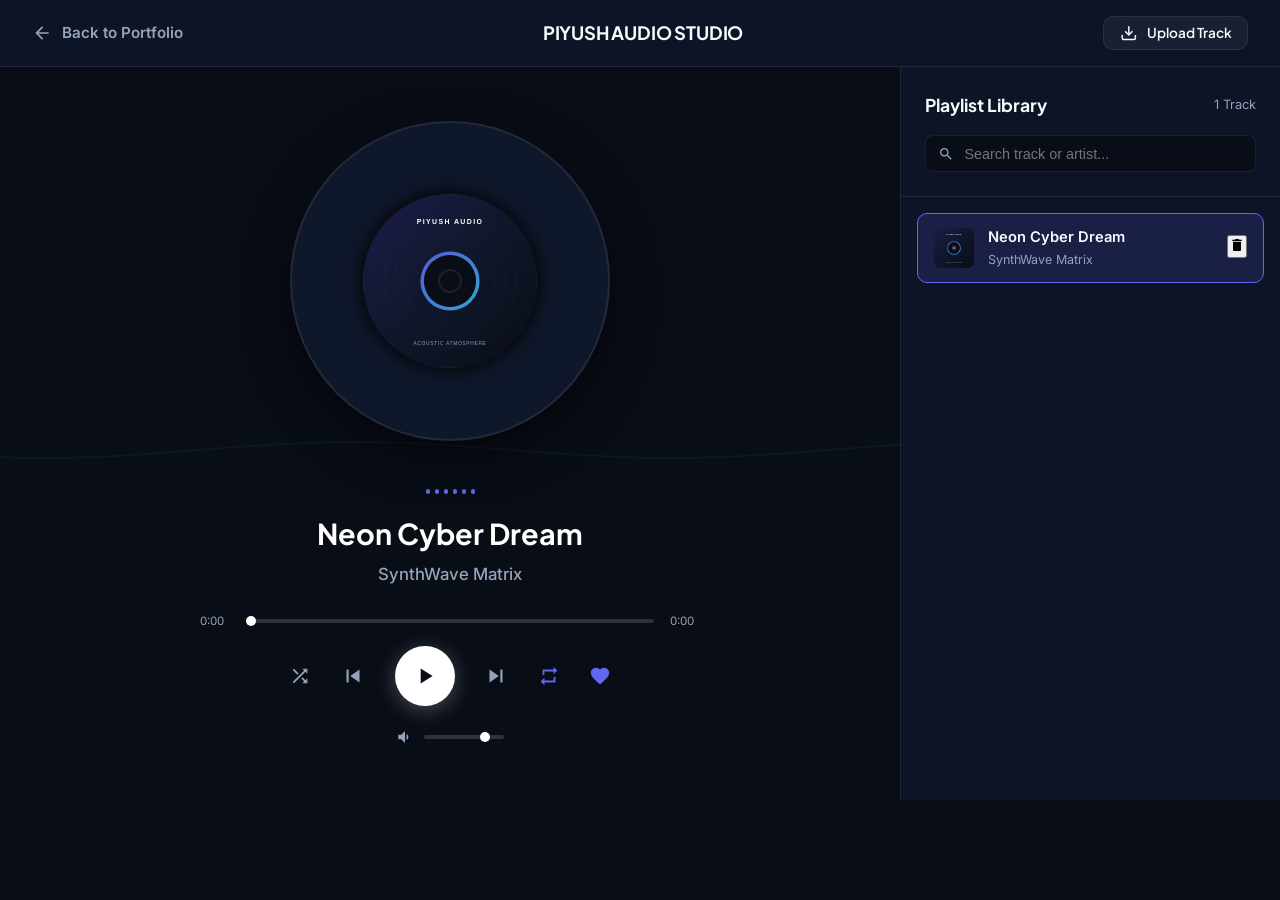
<file: music.html>
<!DOCTYPE html>
<html lang="en">
<head>
  <meta charset="UTF-8">
  <meta name="viewport" content="width=device-width, initial-scale=1.0, maximum-scale=5.0">
  <title>PIYUSH | Audio Studio</title>
  <link rel="preconnect" href="https://fonts.googleapis.com">
  <link rel="preconnect" href="https://fonts.gstatic.com" crossorigin>
  <link href="https://fonts.googleapis.com/css2?family=Plus+Jakarta+Sans:wght@500;600;700;800&family=Inter:wght@400;500;600;700&display=swap" rel="stylesheet">
  <link rel="stylesheet" href="style.css">
  <link rel="stylesheet" href="music.css">
</head>
<body class="music-app-body">

  <!-- Background Visualizer Canvas -->
  <canvas id="visualizer-canvas"></canvas>

  <!-- Top Navigation Bar -->
  <header class="music-navbar">
    <a href="index.html" class="music-back-link">
      <svg width="20" height="20" viewBox="0 0 24 24" fill="currentColor">
        <path d="M20 11H7.83l5.59-5.59L12 4l-8 8 8 8 1.41-1.41L7.83 13H20v-2z"/>
      </svg>
      <span>Back to Portfolio</span>
    </a>
    <div class="music-header-title">PIYUSH AUDIO STUDIO</div>
    <button class="btn btn-sm btn-secondary" id="open-upload-modal-btn">
      <svg class="btn-icon" viewBox="0 0 24 24" fill="none" stroke="currentColor" stroke-width="2">
        <path d="M21 15v4a2 2 0 0 1-2 2H5a2 2 0 0 1-2-2v-4"/><polyline points="7 10 12 15 17 10"/><line x1="12" y1="15" x2="12" y2="3"/>
      </svg>
      <span>Upload Track</span>
    </button>
  </header>

  <!-- Main Stage: Center Showcase & Playlist Drawer -->
  <main class="music-main-stage">
    
    <!-- Player Showcase -->
    <section class="music-showcase">
      <!-- Vinyl Disc Artwork -->
      <div class="album-visual-container">
        <div class="vinyl-disc" id="vinyl-disc">
          <img src="assets/images/default-album.svg" alt="Album Cover" class="vinyl-art-img" id="full-cover">
          <div class="vinyl-center-hole"></div>
        </div>
      </div>

      <!-- Live Equalizer Bars -->
      <div class="live-equalizer-bars">
        <div class="eq-bar active"></div>
        <div class="eq-bar active"></div>
        <div class="eq-bar active"></div>
        <div class="eq-bar active"></div>
        <div class="eq-bar active"></div>
        <div class="eq-bar active"></div>
      </div>

      <!-- Track Information -->
      <div class="track-showcase-meta">
        <h1 class="track-showcase-title" id="full-title">Neon Cyber Dream</h1>
        <div class="track-showcase-artist" id="full-artist">SynthWave Matrix</div>
      </div>

      <!-- Controls Panel -->
      <div class="music-controls-panel">
        <!-- Scrubber -->
        <div class="scrub-progress-wrap">
          <span class="time-label" id="full-curr-time">0:00</span>
          <input type="range" class="scrub-slider" id="full-scrub" min="0" max="100" value="0">
          <span class="time-label" id="full-total-time">0:00</span>
        </div>

        <!-- Buttons Bar -->
        <div class="playback-buttons-bar">
          <button class="music-tool-btn" id="full-shuffle-btn" title="Shuffle">
            <svg width="22" height="22" viewBox="0 0 24 24" fill="currentColor">
              <path d="M10.59 9.17L5.41 4 4 5.41l5.17 5.17 1.42-1.41zM14.5 4l2.04 2.04L4 18.59 5.41 20 17.96 7.46 20 9.5V4h-5.5zm.33 9.41l-1.41 1.41 3.13 3.13L14.5 20H20v-5.5l-2.04 2.04-3.13-3.13z"/>
            </svg>
          </button>

          <button class="music-tool-btn" id="full-prev-btn" title="Previous Track">
            <svg width="26" height="26" viewBox="0 0 24 24" fill="currentColor">
              <path d="M6 6h2v12H6zm3.5 6l8.5 6V6z"/>
            </svg>
          </button>

          <button class="play-toggle-btn" id="full-play-btn" title="Play / Pause">
            <svg id="full-play-icon" width="26" height="26" viewBox="0 0 24 24" fill="currentColor">
              <path d="M8 5v14l11-7z"/>
            </svg>
          </button>

          <button class="music-tool-btn" id="full-next-btn" title="Next Track">
            <svg width="26" height="26" viewBox="0 0 24 24" fill="currentColor">
              <path d="M6 18l8.5-6L6 6v12zM16 6v12h2V6h-2z"/>
            </svg>
          </button>

          <button class="music-tool-btn" id="full-repeat-btn" title="Repeat Mode">
            <svg width="22" height="22" viewBox="0 0 24 24" fill="currentColor">
              <path d="M7 7h10v3l4-4-4-4v3H5v6h2V7zm10 10H7v-3l-4 4 4 4v-3h12v-6h-2v4z"/>
            </svg>
          </button>

          <button class="music-tool-btn" id="full-fav-btn" title="Favorite">
            <svg width="22" height="22" viewBox="0 0 24 24" fill="currentColor">
              <path d="M12 21.35l-1.45-1.32C5.4 15.36 2 12.28 2 8.5 2 5.42 4.42 3 7.5 3c1.74 0 3.41.81 4.5 2.09C13.09 3.81 14.76 3 16.5 3 19.58 3 22 5.42 22 8.5c0 3.78-3.4 6.86-8.55 11.54L12 21.35z"/>
            </svg>
          </button>
        </div>

        <!-- Volume Bar -->
        <div style="display: flex; align-items: center; justify-content: center; gap: 10px; margin-top: 6px;">
          <svg width="18" height="18" viewBox="0 0 24 24" fill="var(--text-muted)">
            <path d="M3 9v6h4l5 5V4L7 9H3zm13.5 3c0-1.77-1.02-3.29-2.5-4.03v8.05c1.48-.73 2.5-2.25 2.5-4.02z"/>
          </svg>
          <input type="range" class="volume-slider" id="full-volume" min="0" max="1" step="0.01" value="0.8">
        </div>
      </div>
    </section>

    <!-- Playlist Drawer -->
    <aside class="playlist-drawer">
      <div class="playlist-drawer-header">
        <div class="playlist-header-top">
          <div class="playlist-title">Playlist Library</div>
          <span style="font-size:0.8rem; color:var(--text-muted);">1 Track</span>
        </div>
        <div class="playlist-search-box">
          <svg class="search-icon-pos" width="16" height="16" viewBox="0 0 24 24" fill="currentColor">
            <path d="M15.5 14h-.79l-.28-.27C15.41 12.59 16 11.11 16 9.5 16 5.91 13.09 3 9.5 3S3 5.91 3 9.5 5.91 16 9.5 16c1.61 0 3.09-.59 4.23-1.57l.27.28v.79l5 4.99L20.49 19l-4.99-5zm-6 0C7.01 14 5 11.99 5 9.5S7.01 5 9.5 5 14 7.01 14 9.5 11.99 14 9.5 14z"/>
          </svg>
          <input type="text" id="playlist-search-input" placeholder="Search track or artist...">
        </div>
      </div>

      <!-- Tracks List -->
      <div class="playlist-items-container" id="playlist-items-list">
        <!-- Rendered dynamically by music.js -->
      </div>
    </aside>

  </main>

  <!-- Add Audio Track Modal -->
  <div class="lightbox-modal" id="upload-track-modal" style="background: rgba(9, 13, 22, 0.9);">
    <div style="background: var(--bg-card); border: 1px solid var(--border-subtle); border-radius: 16px; padding: 2rem; max-width: 480px; width: 100%;">
      <div style="display:flex; justify-content:space-between; align-items:center; margin-bottom:1.5rem;">
        <h3 style="font-size:1.2rem; font-weight:700;">Upload Audio Track</h3>
        <button id="close-upload-modal" style="background:none; border:none; color:#fff; font-size:1.5rem; cursor:pointer;">&times;</button>
      </div>
      <form id="add-track-form">
        <div style="margin-bottom:1rem;">
          <label style="display:block; font-size:0.85rem; color:var(--text-muted); margin-bottom:0.4rem;">Audio File (MP3 / WAV)</label>
          <input type="file" id="track-audio-file" accept="audio/*" style="width:100%; padding:0.6rem; background:rgba(255,255,255,0.05); border:1px solid var(--border-subtle); border-radius:8px; color:#fff;" required>
        </div>
        <div style="margin-bottom:1rem;">
          <label style="display:block; font-size:0.85rem; color:var(--text-muted); margin-bottom:0.4rem;">Track Title</label>
          <input type="text" id="track-title-input" style="width:100%; padding:0.6rem 0.8rem; background:rgba(255,255,255,0.05); border:1px solid var(--border-subtle); border-radius:8px; color:#fff;" required>
        </div>
        <div style="margin-bottom:1.5rem;">
          <label style="display:block; font-size:0.85rem; color:var(--text-muted); margin-bottom:0.4rem;">Artist Name</label>
          <input type="text" id="track-artist-input" style="width:100%; padding:0.6rem 0.8rem; background:rgba(255,255,255,0.05); border:1px solid var(--border-subtle); border-radius:8px; color:#fff;" placeholder="PIYUSH">
        </div>
        <div style="display:flex; justify-content:flex-end; gap:0.8rem;">
          <button type="button" class="btn btn-sm btn-secondary" id="cancel-upload-btn">Cancel</button>
          <button type="submit" class="btn btn-sm btn-primary">Add Track</button>
        </div>
      </form>
    </div>
  </div>

  <!-- Scripts -->
  <script src="db.js"></script>
  <script src="music.js"></script>
  <script>
    document.addEventListener('DOMContentLoaded', () => {
      const canvas = document.getElementById('visualizer-canvas');
      window.cyberMusic.startVisualizer(canvas);
      window.cyberMusic.updateAllUI();

      document.getElementById('full-play-btn').addEventListener('click', () => {
        window.cyberMusic.toggle();
      });
      document.getElementById('full-prev-btn').addEventListener('click', () => {
        window.cyberMusic.prev();
      });
      document.getElementById('full-next-btn').addEventListener('click', () => {
        window.cyberMusic.next();
      });
      document.getElementById('full-shuffle-btn').addEventListener('click', () => {
        window.cyberMusic.toggleShuffle();
      });
      document.getElementById('full-repeat-btn').addEventListener('click', () => {
        window.cyberMusic.toggleRepeat();
      });
      document.getElementById('full-fav-btn').addEventListener('click', () => {
        const cur = window.cyberMusic.getCurrentTrack();
        if (cur) window.cyberMusic.toggleFavorite(cur.id);
      });

      const scrubber = document.getElementById('full-scrub');
      scrubber.addEventListener('input', (e) => {
        const dur = window.cyberMusic.audio.duration;
        if (dur) {
          const seekTo = (e.target.value / 100) * dur;
          window.cyberMusic.seek(seekTo);
        }
      });

      const volSlider = document.getElementById('full-volume');
      volSlider.value = window.cyberMusic.volume;
      volSlider.addEventListener('input', (e) => {
        window.cyberMusic.setVolume(parseFloat(e.target.value));
      });

      const searchInput = document.getElementById('playlist-search-input');
      searchInput.addEventListener('input', (e) => {
        window.cyberMusic.renderPlaylistDrawer(e.target.value);
      });

      const uploadModal = document.getElementById('upload-track-modal');
      const openModalBtn = document.getElementById('open-upload-modal-btn');
      const closeModalBtn = document.getElementById('close-upload-modal');
      const cancelModalBtn = document.getElementById('cancel-upload-btn');
      const addTrackForm = document.getElementById('add-track-form');

      const openModal = () => uploadModal.classList.add('active');
      const closeModal = () => {
        uploadModal.classList.remove('active');
        addTrackForm.reset();
      };

      openModalBtn.addEventListener('click', openModal);
      closeModalBtn.addEventListener('click', closeModal);
      cancelModalBtn.addEventListener('click', closeModal);

      const audioInput = document.getElementById('track-audio-file');
      audioInput.addEventListener('change', () => {
        if (audioInput.files && audioInput.files[0]) {
          const name = audioInput.files[0].name.replace(/\.[^/.]+$/, "");
          const titleBox = document.getElementById('track-title-input');
          if (!titleBox.value) titleBox.value = name;
        }
      });

      addTrackForm.addEventListener('submit', async (e) => {
        e.preventDefault();
        const audioFile = audioInput.files[0];
        if (!audioFile) return;

        const title = document.getElementById('track-title-input').value;
        const artist = document.getElementById('track-artist-input').value || 'PIYUSH';

        await window.cyberMusic.addTrack(audioFile, title, artist, null);
        closeModal();
      });
    });
  </script>
</body>
</html>
</file>
<file: style.css>
/* ==========================================================================
   PIYUSH PORTFOLIO - ULTRA-CLEAN MODERN DEVELOPER DESIGN SYSTEM
   Theme: Executive Obsidian, Royal Indigo, Elegant Glassmorphism
   No Cyber/Hacker tropes, No CRT scanlines, 100% Professional & Responsive
   ========================================================================== */

:root {
  /* Slate & Obsidian Palette */
  --bg-main: #090d16;
  --bg-surface: #0f172a;
  --bg-card: rgba(19, 27, 46, 0.7);
  --bg-card-hover: rgba(28, 38, 64, 0.85);
  --bg-glass: rgba(15, 23, 42, 0.8);
  
  /* Modern Luxury Accents */
  --accent-primary: #6366f1;       /* Indigo */
  --accent-secondary: #8b5cf6;     /* Violet */
  --accent-light: #a78bfa;
  --accent-glow: rgba(99, 102, 241, 0.25);
  --accent-blue: #38bdf8;          /* Sky Blue */
  --accent-emerald: #10b981;       /* Emerald */
  
  /* Text */
  --text-main: #f8fafc;
  --text-muted: #94a3b8;
  --text-sub: #64748b;
  
  /* Borders & Glass */
  --border-subtle: rgba(255, 255, 255, 0.08);
  --border-hover: rgba(99, 102, 241, 0.4);
  --glass-blur: blur(20px);
  
  /* Typography */
  --font-heading: 'Plus Jakarta Sans', 'Inter', -apple-system, sans-serif;
  --font-body: 'Inter', -apple-system, BlinkMacSystemFont, 'Segoe UI', Roboto, sans-serif;

  /* Dimensions */
  --mini-player-height: 76px;
  --radius-lg: 16px;
  --radius-md: 10px;
  --radius-pill: 9999px;

  /* Transitions */
  --tr-fast: 0.2s cubic-bezier(0.4, 0, 0.2, 1);
  --tr-smooth: 0.35s cubic-bezier(0.16, 1, 0.3, 1);
}

/* Base Reset */
*, *::before, *::after {
  margin: 0;
  padding: 0;
  box-sizing: border-box;
}

html {
  scroll-behavior: smooth;
  font-size: 16px;
  -webkit-font-smoothing: antialiased;
  -moz-osx-font-smoothing: grayscale;
}

body {
  background-color: var(--bg-main);
  color: var(--text-main);
  font-family: var(--font-body);
  line-height: 1.6;
  overflow-x: hidden;
  position: relative;
  min-height: 100vh;
  padding-bottom: calc(var(--mini-player-height) + 24px);
}

/* Subtle Ambient Gradient Background (No Harsh Grids / No Scanlines) */
.ambient-bg {
  position: fixed;
  top: 0;
  left: 0;
  width: 100%;
  height: 100%;
  pointer-events: none;
  z-index: 0;
  overflow: hidden;
}

.ambient-orb {
  position: absolute;
  border-radius: 50%;
  filter: blur(140px);
  opacity: 0.2;
}

.orb-top-left {
  top: -120px;
  left: -100px;
  width: 550px;
  height: 550px;
  background: radial-gradient(circle, var(--accent-primary) 0%, transparent 70%);
}

.orb-bottom-right {
  bottom: -150px;
  right: -100px;
  width: 600px;
  height: 600px;
  background: radial-gradient(circle, var(--accent-secondary) 0%, transparent 70%);
}

.orb-center {
  top: 40%;
  left: 35%;
  width: 450px;
  height: 450px;
  background: radial-gradient(circle, var(--accent-blue) 0%, transparent 70%);
  opacity: 0.12;
}

/* Layout Container */
.container {
  width: 100%;
  max-width: 1200px;
  margin: 0 auto;
  padding: 0 1.5rem;
  position: relative;
  z-index: 1;
}

/* Typography Helpers */
.gradient-text {
  background: linear-gradient(135deg, #ffffff 20%, var(--accent-light) 65%, var(--accent-blue) 100%);
  -webkit-background-clip: text;
  -webkit-text-fill-color: transparent;
}

.text-accent {
  color: var(--accent-primary);
}

/* ==========================================================================
   Buttons
   ========================================================================== */
.btn {
  display: inline-flex;
  align-items: center;
  justify-content: center;
  gap: 0.6rem;
  padding: 0.7rem 1.4rem;
  font-family: var(--font-heading);
  font-size: 0.95rem;
  font-weight: 600;
  text-decoration: none;
  border-radius: var(--radius-md);
  cursor: pointer;
  transition: all var(--tr-fast);
  border: 1px solid transparent;
}

.btn-icon {
  width: 1.1rem;
  height: 1.1rem;
}

.btn-primary {
  background: linear-gradient(135deg, var(--accent-primary) 0%, var(--accent-secondary) 100%);
  color: #ffffff;
  box-shadow: 0 4px 20px var(--accent-glow);
}

.btn-primary:hover {
  transform: translateY(-2px);
  box-shadow: 0 6px 25px rgba(99, 102, 241, 0.45);
  background: linear-gradient(135deg, #7073f4 0%, #9b6bf7 100%);
}

.btn-secondary {
  background: rgba(255, 255, 255, 0.05);
  border-color: var(--border-subtle);
  color: var(--text-main);
  backdrop-filter: var(--glass-blur);
}

.btn-secondary:hover {
  background: rgba(255, 255, 255, 0.1);
  border-color: rgba(255, 255, 255, 0.2);
  transform: translateY(-2px);
}

.btn-sm {
  padding: 0.45rem 0.95rem;
  font-size: 0.85rem;
}

.btn-pill {
  border-radius: var(--radius-pill);
}

/* ==========================================================================
   Header & Navigation
   ========================================================================== */
.navbar {
  position: sticky;
  top: 0;
  width: 100%;
  background: rgba(9, 13, 22, 0.85);
  backdrop-filter: var(--glass-blur);
  -webkit-backdrop-filter: var(--glass-blur);
  border-bottom: 1px solid var(--border-subtle);
  z-index: 100;
  transition: all var(--tr-fast);
}

.nav-container {
  max-width: 1200px;
  margin: 0 auto;
  padding: 1rem 1.5rem;
  display: flex;
  align-items: center;
  justify-content: space-between;
}

.brand-logo {
  display: flex;
  align-items: center;
  gap: 0.75rem;
  text-decoration: none;
}

.brand-avatar-mini {
  width: 34px;
  height: 34px;
  border-radius: 50%;
  background: linear-gradient(135deg, var(--accent-primary), var(--accent-secondary));
  display: flex;
  align-items: center;
  justify-content: center;
  font-weight: 700;
  color: #fff;
  font-size: 0.95rem;
  box-shadow: 0 0 12px var(--accent-glow);
}

.brand-name {
  font-family: var(--font-heading);
  font-size: 1.25rem;
  font-weight: 800;
  color: var(--text-main);
  letter-spacing: -0.02em;
}

.nav-links {
  display: flex;
  align-items: center;
  gap: 1.8rem;
}

.nav-link {
  color: var(--text-muted);
  text-decoration: none;
  font-size: 0.95rem;
  font-weight: 500;
  transition: color var(--tr-fast);
  cursor: pointer;
  position: relative;
}

.nav-link:hover, .nav-link.active {
  color: #ffffff;
}

.nav-link.active::after {
  content: '';
  position: absolute;
  bottom: -6px;
  left: 0;
  width: 100%;
  height: 2px;
  background: linear-gradient(90deg, var(--accent-primary), var(--accent-secondary));
  border-radius: 2px;
}

.mobile-menu-toggle {
  display: none;
  flex-direction: column;
  justify-content: space-between;
  width: 24px;
  height: 18px;
  background: transparent;
  border: none;
  cursor: pointer;
  padding: 0;
}

.mobile-menu-toggle span {
  width: 100%;
  height: 2px;
  background: var(--text-main);
  border-radius: 2px;
  transition: all var(--tr-fast);
}

.mobile-drawer {
  position: fixed;
  top: 65px;
  left: 0;
  width: 100%;
  background: rgba(9, 13, 22, 0.98);
  backdrop-filter: var(--glass-blur);
  border-bottom: 1px solid var(--border-subtle);
  padding: 1.8rem 1.5rem;
  display: flex;
  flex-direction: column;
  gap: 1.2rem;
  transform: translateY(-120%);
  opacity: 0;
  visibility: hidden;
  transition: all var(--tr-smooth);
  z-index: 99;
}

.mobile-drawer.open {
  transform: translateY(0);
  opacity: 1;
  visibility: visible;
}

.mobile-nav-link {
  color: var(--text-muted);
  text-decoration: none;
  font-size: 1.15rem;
  font-weight: 600;
  padding: 0.5rem 0;
  border-bottom: 1px solid rgba(255, 255, 255, 0.05);
  cursor: pointer;
}

.mobile-nav-link.active, .mobile-nav-link:hover {
  color: #ffffff;
}

/* ==========================================================================
   Hero Profile Section
   ========================================================================== */
.hero {
  padding: 3.5rem 0 2rem 0;
}

.hero-card {
  background: var(--bg-card);
  backdrop-filter: var(--glass-blur);
  -webkit-backdrop-filter: var(--glass-blur);
  border: 1px solid var(--border-subtle);
  border-radius: 20px;
  overflow: hidden;
  box-shadow: 0 10px 40px rgba(0, 0, 0, 0.4);
}

.hero-cover {
  width: 100%;
  height: 220px;
  position: relative;
  overflow: hidden;
  background: linear-gradient(135deg, #1e1b4b 0%, #0f172a 60%, #172554 100%);
}

.hero-cover-img {
  width: 100%;
  height: 100%;
  object-fit: cover;
  opacity: 0.6;
}

.hero-body {
  padding: 0 2.5rem 2.2rem 2.5rem;
  display: flex;
  align-items: flex-end;
  justify-content: space-between;
  margin-top: -65px;
  position: relative;
  z-index: 2;
  flex-wrap: wrap;
  gap: 1.5rem;
}

.avatar-wrapper {
  position: relative;
  width: 130px;
  height: 130px;
  flex-shrink: 0;
}

.profile-avatar {
  width: 100%;
  height: 100%;
  border-radius: 50%;
  object-fit: cover;
  border: 4px solid var(--bg-main);
  box-shadow: 0 8px 30px rgba(0, 0, 0, 0.6);
  background: #1e1b4b;
}

.status-badge {
  position: absolute;
  bottom: 6px;
  right: 6px;
  width: 18px;
  height: 18px;
  background: var(--accent-emerald);
  border: 3px solid var(--bg-main);
  border-radius: 50%;
  box-shadow: 0 0 10px var(--accent-emerald);
}

.hero-info {
  flex: 1;
  min-width: 280px;
}

.role-pill {
  display: inline-flex;
  align-items: center;
  gap: 0.5rem;
  padding: 0.3rem 0.85rem;
  background: rgba(99, 102, 241, 0.12);
  border: 1px solid rgba(99, 102, 241, 0.25);
  border-radius: var(--radius-pill);
  font-size: 0.8rem;
  font-weight: 600;
  color: var(--accent-light);
  margin-bottom: 0.6rem;
}

.profile-title {
  font-family: var(--font-heading);
  font-size: 2.3rem;
  font-weight: 800;
  letter-spacing: -0.03em;
  line-height: 1.2;
}

.profile-tagline {
  color: var(--text-muted);
  font-size: 1.05rem;
  margin-top: 0.5rem;
  max-width: 640px;
  line-height: 1.6;
}

.hero-actions {
  display: flex;
  gap: 0.8rem;
  flex-wrap: wrap;
}

/* ==========================================================================
   Metrics Row
   ========================================================================== */
.metrics-section {
  padding: 1.5rem 0 3rem 0;
}

.metrics-grid {
  display: grid;
  grid-template-columns: repeat(auto-fit, minmax(220px, 1fr));
  gap: 1.25rem;
}

.metric-card {
  background: var(--bg-card);
  backdrop-filter: var(--glass-blur);
  border: 1px solid var(--border-subtle);
  border-radius: 14px;
  padding: 1.5rem;
  text-align: center;
  transition: transform var(--tr-fast), border-color var(--tr-fast);
}

.metric-card:hover {
  transform: translateY(-4px);
  border-color: var(--border-hover);
  box-shadow: 0 8px 30px var(--accent-glow);
}

.metric-num {
  font-family: var(--font-heading);
  font-size: 2.3rem;
  font-weight: 800;
  color: #fff;
  line-height: 1;
  margin-bottom: 0.4rem;
}

.metric-lbl {
  font-size: 0.9rem;
  color: var(--text-muted);
  font-weight: 500;
}

/* ==========================================================================
   Section Layouts & Clean Cards
   ========================================================================== */
.section-block {
  padding: 3rem 0;
  display: none;
}

.section-block.active {
  display: block;
}

.section-head {
  margin-bottom: 2rem;
  padding-bottom: 1rem;
  border-bottom: 1px solid var(--border-subtle);
  display: flex;
  align-items: center;
  justify-content: space-between;
  flex-wrap: wrap;
  gap: 1rem;
}

.section-title {
  font-family: var(--font-heading);
  font-size: 1.8rem;
  font-weight: 800;
  letter-spacing: -0.02em;
}

.section-subtitle {
  color: var(--text-muted);
  font-size: 0.95rem;
  margin-top: 0.2rem;
}

.card {
  background: var(--bg-card);
  backdrop-filter: var(--glass-blur);
  -webkit-backdrop-filter: var(--glass-blur);
  border: 1px solid var(--border-subtle);
  border-radius: var(--radius-lg);
  padding: 1.8rem;
  transition: transform var(--tr-fast), border-color var(--tr-fast), box-shadow var(--tr-fast);
}

.card:hover {
  border-color: rgba(255, 255, 255, 0.16);
  box-shadow: 0 10px 30px rgba(0, 0, 0, 0.35);
}

.grid-2 {
  display: grid;
  grid-template-columns: 2fr 1fr;
  gap: 1.8rem;
}

/* ==========================================================================
   Skills Grid
   ========================================================================== */
.skills-grid {
  display: grid;
  grid-template-columns: repeat(auto-fill, minmax(280px, 1fr));
  gap: 1.25rem;
}

.skill-card {
  background: var(--bg-card);
  border: 1px solid var(--border-subtle);
  border-radius: 12px;
  padding: 1.4rem;
}

.skill-info {
  display: flex;
  align-items: center;
  justify-content: space-between;
  margin-bottom: 0.8rem;
}

.skill-name {
  font-weight: 600;
  font-size: 1.05rem;
}

.skill-pct {
  font-weight: 700;
  color: var(--accent-light);
  font-size: 0.95rem;
}

.skill-bar-track {
  width: 100%;
  height: 7px;
  background: rgba(255, 255, 255, 0.08);
  border-radius: 4px;
  overflow: hidden;
}

.skill-bar-fill {
  height: 100%;
  background: linear-gradient(90deg, var(--accent-primary), var(--accent-blue));
  border-radius: 4px;
  transition: width 1s ease-in-out;
}

/* ==========================================================================
   Projects Grid
   ========================================================================== */
.projects-grid {
  display: grid;
  grid-template-columns: repeat(auto-fill, minmax(320px, 1fr));
  gap: 1.5rem;
}

.project-card {
  background: var(--bg-card);
  border: 1px solid var(--border-subtle);
  border-radius: var(--radius-lg);
  overflow: hidden;
  display: flex;
  flex-direction: column;
  transition: transform var(--tr-smooth), border-color var(--tr-fast);
}

.project-card:hover {
  transform: translateY(-4px);
  border-color: var(--border-hover);
  box-shadow: 0 12px 35px rgba(0, 0, 0, 0.4);
}

.project-thumb {
  width: 100%;
  height: 190px;
  object-fit: cover;
}

.project-body {
  padding: 1.5rem;
  flex: 1;
  display: flex;
  flex-direction: column;
}

.project-title {
  font-family: var(--font-heading);
  font-size: 1.25rem;
  font-weight: 700;
  margin-bottom: 0.5rem;
}

.project-desc {
  font-size: 0.92rem;
  color: var(--text-muted);
  line-height: 1.6;
  margin-bottom: 1.2rem;
  flex: 1;
}

.project-tags {
  display: flex;
  flex-wrap: wrap;
  gap: 0.4rem;
  margin-bottom: 1.2rem;
}

.project-tag {
  font-size: 0.75rem;
  font-weight: 600;
  padding: 0.25rem 0.65rem;
  background: rgba(255, 255, 255, 0.05);
  border: 1px solid var(--border-subtle);
  border-radius: 6px;
  color: var(--accent-light);
}

.project-footer {
  display: flex;
  align-items: center;
  justify-content: flex-start;
  gap: 0.8rem;
  padding-top: 1rem;
  border-top: 1px solid var(--border-subtle);
}

/* ==========================================================================
   Gallery Grid & Clean Lightbox
   ========================================================================== */
.gallery-grid {
  display: grid;
  grid-template-columns: repeat(auto-fill, minmax(260px, 1fr));
  gap: 1.25rem;
}

.gallery-item {
  height: 220px;
  position: relative;
  border-radius: 12px;
  overflow: hidden;
  cursor: pointer;
  border: 1px solid var(--border-subtle);
}

.gallery-item img {
  width: 100%;
  height: 100%;
  object-fit: cover;
  transition: transform var(--tr-smooth);
}

.gallery-item:hover img {
  transform: scale(1.05);
}

.gallery-caption-overlay {
  position: absolute;
  bottom: 0; left: 0; width: 100%;
  background: linear-gradient(to top, rgba(9, 13, 22, 0.9) 0%, transparent 100%);
  padding: 1.2rem;
  font-weight: 600;
  font-size: 0.95rem;
}

.lightbox-modal {
  position: fixed;
  top: 0; left: 0; width: 100vw; height: 100vh;
  background: rgba(5, 8, 15, 0.95);
  backdrop-filter: blur(20px);
  z-index: 1000;
  display: none;
  align-items: center;
  justify-content: center;
  padding: 2rem;
}

.lightbox-modal.active {
  display: flex;
}

.lightbox-img {
  max-width: 90vw;
  max-height: 80vh;
  border-radius: 12px;
  border: 1px solid var(--border-subtle);
  object-fit: contain;
}

.lightbox-close {
  position: absolute;
  top: 20px;
  right: 30px;
  background: transparent;
  border: none;
  color: #fff;
  font-size: 2.2rem;
  cursor: pointer;
}

/* ==========================================================================
   Social Links Grid
   ========================================================================== */
.socials-grid {
  display: grid;
  grid-template-columns: repeat(auto-fill, minmax(260px, 1fr));
  gap: 1.25rem;
}

.social-card {
  background: var(--bg-card);
  border: 1px solid var(--border-subtle);
  border-radius: 12px;
  padding: 1.5rem;
  display: flex;
  align-items: center;
  gap: 1.2rem;
  text-decoration: none;
  color: var(--text-main);
  transition: all var(--tr-fast);
}

.social-card:hover {
  transform: translateY(-3px);
  border-color: var(--border-hover);
  background: var(--bg-card-hover);
}

.social-icon {
  width: 46px;
  height: 46px;
  border-radius: 10px;
  background: rgba(99, 102, 241, 0.1);
  display: flex;
  align-items: center;
  justify-content: center;
  font-size: 1.3rem;
  color: var(--accent-light);
  flex-shrink: 0;
}

/* ==========================================================================
   Universal Bottom Music Player (Clean Spotify / Apple Music Style)
   ========================================================================== */
.mini-player-bar {
  position: fixed;
  bottom: 0;
  left: 0;
  right: 0;
  height: var(--mini-player-height);
  background: rgba(11, 16, 28, 0.92);
  backdrop-filter: var(--glass-blur);
  -webkit-backdrop-filter: var(--glass-blur);
  border-top: 1px solid var(--border-subtle);
  display: flex;
  align-items: center;
  justify-content: space-between;
  padding: 0 2rem;
  z-index: 95;
  box-shadow: 0 -10px 30px rgba(0, 0, 0, 0.4);
}

.mini-track-info {
  display: flex;
  align-items: center;
  gap: 1rem;
  min-width: 220px;
  max-width: 320px;
}

.mini-album-art {
  width: 46px;
  height: 46px;
  border-radius: 8px;
  object-fit: cover;
  flex-shrink: 0;
  border: 1px solid var(--border-subtle);
}

.mini-album-art.spinning {
  animation: spin 10s linear infinite;
  border-radius: 50%;
}

@keyframes spin {
  from { transform: rotate(0deg); }
  to { transform: rotate(360deg); }
}

.mini-track-title {
  font-weight: 600;
  font-size: 0.92rem;
  white-space: nowrap;
  overflow: hidden;
  text-overflow: ellipsis;
}

.mini-track-artist {
  font-size: 0.78rem;
  color: var(--text-muted);
}

.mini-player-controls {
  flex: 1;
  max-width: 500px;
  display: flex;
  flex-direction: column;
  align-items: center;
  gap: 0.3rem;
  margin: 0 1.5rem;
}

.mini-buttons-row {
  display: flex;
  align-items: center;
  gap: 1.2rem;
}

.player-btn {
  background: transparent;
  border: none;
  color: var(--text-muted);
  cursor: pointer;
  display: flex;
  align-items: center;
  justify-content: center;
  transition: all var(--tr-fast);
}

.player-btn:hover {
  color: #fff;
  transform: scale(1.1);
}

.player-btn.play-circle {
  width: 36px;
  height: 36px;
  border-radius: 50%;
  background: #ffffff;
  color: #090d16;
}

.player-btn.play-circle:hover {
  transform: scale(1.08);
  box-shadow: 0 0 16px rgba(255, 255, 255, 0.4);
}

.mini-scrub-row {
  width: 100%;
  display: flex;
  align-items: center;
  gap: 0.8rem;
}

.time-label {
  font-size: 0.72rem;
  color: var(--text-muted);
  min-width: 30px;
}

.scrub-slider {
  flex: 1;
  -webkit-appearance: none;
  appearance: none;
  height: 4px;
  border-radius: 2px;
  background: rgba(255, 255, 255, 0.15);
  outline: none;
  cursor: pointer;
}

.scrub-slider::-webkit-slider-thumb {
  -webkit-appearance: none;
  width: 10px;
  height: 10px;
  border-radius: 50%;
  background: #ffffff;
  cursor: pointer;
}

.mini-extra-controls {
  display: flex;
  align-items: center;
  gap: 1.2rem;
  min-width: 200px;
  justify-content: flex-end;
}

.volume-slider {
  width: 80px;
  -webkit-appearance: none;
  appearance: none;
  height: 4px;
  border-radius: 2px;
  background: rgba(255, 255, 255, 0.15);
  outline: none;
  cursor: pointer;
}

.volume-slider::-webkit-slider-thumb {
  -webkit-appearance: none;
  width: 10px;
  height: 10px;
  border-radius: 50%;
  background: #ffffff;
  cursor: pointer;
}

/* ==========================================================================
   Footer
   ========================================================================== */
.footer {
  background: rgba(9, 13, 22, 0.95);
  border-top: 1px solid var(--border-subtle);
  padding: 3rem 0 2rem 0;
  margin-top: 3rem;
}

.footer-grid {
  display: grid;
  grid-template-columns: 2fr 1fr 1fr;
  gap: 2.5rem;
  margin-bottom: 2.5rem;
}

.footer-col h4 {
  font-family: var(--font-heading);
  font-size: 1.05rem;
  margin-bottom: 1rem;
  color: #fff;
}

.footer-links {
  list-style: none;
  display: flex;
  flex-direction: column;
  gap: 0.6rem;
}

.footer-links a {
  color: var(--text-muted);
  text-decoration: none;
  font-size: 0.95rem;
  transition: color var(--tr-fast);
}

.footer-links a:hover {
  color: #ffffff;
}

.footer-bottom {
  padding-top: 1.8rem;
  border-top: 1px solid var(--border-subtle);
  display: flex;
  align-items: center;
  justify-content: space-between;
  font-size: 0.88rem;
  color: var(--text-muted);
  flex-wrap: wrap;
  gap: 1rem;
}

/* Responsive */
@media (max-width: 992px) {
  .nav-links {
    display: none;
  }
  .mobile-menu-toggle {
    display: flex;
  }
  .grid-2 {
    grid-template-columns: 1fr;
  }
  .footer-grid {
    grid-template-columns: 1fr;
    gap: 1.8rem;
  }
}

@media (max-width: 768px) {
  .hero-body {
    margin-top: -45px;
    padding: 0 1.2rem 1.5rem 1.2rem;
  }
  .avatar-wrapper {
    width: 90px;
    height: 90px;
  }
  .profile-title {
    font-size: 1.7rem;
  }
  .mini-player-bar {
    padding: 0 1rem;
    height: 68px;
  }
  .mini-extra-controls {
    display: none;
  }
  .mini-track-info {
    max-width: 150px;
  }
}
</file>
<file: music.css>
/* ==========================================================================
   PIYUSH AUDIO STUDIO - CLEAN MODERN MUSIC PLAYER
   High-end Dark Mode Audio Suite with Web Audio API Visualizer
   ========================================================================== */

.music-app-body {
  background: var(--bg-main, #090d16);
  min-height: 100vh;
  display: flex;
  flex-direction: column;
  overflow: hidden;
  position: relative;
  font-family: var(--font-body);
}

/* Background Audio Visualizer Canvas */
#visualizer-canvas {
  position: absolute;
  top: 0;
  left: 0;
  width: 100%;
  height: 100%;
  z-index: 1;
  pointer-events: none;
  opacity: 0.35;
}

/* Top Navigation Bar */
.music-navbar {
  position: relative;
  z-index: 10;
  padding: 1rem 2rem;
  display: flex;
  align-items: center;
  justify-content: space-between;
  background: rgba(15, 23, 42, 0.85);
  backdrop-filter: var(--glass-blur);
  border-bottom: 1px solid var(--border-subtle);
}

.music-back-link {
  display: flex;
  align-items: center;
  gap: 0.6rem;
  color: var(--text-muted);
  text-decoration: none;
  font-size: 0.95rem;
  font-weight: 600;
  transition: color var(--tr-fast);
}

.music-back-link:hover {
  color: #ffffff;
}

.music-header-title {
  font-family: var(--font-heading);
  font-size: 1.15rem;
  font-weight: 700;
  letter-spacing: -0.01em;
}

/* Music Player Layout: Main Stage + Playlist Drawer */
.music-main-stage {
  flex: 1;
  position: relative;
  z-index: 5;
  display: grid;
  grid-template-columns: 1fr 380px;
  height: calc(100vh - 68px);
  overflow: hidden;
}

/* Left / Center Player Showcase */
.music-showcase {
  display: flex;
  flex-direction: column;
  align-items: center;
  justify-content: center;
  padding: 2rem;
  position: relative;
}

/* Vinyl / Album Art Container */
.album-visual-container {
  position: relative;
  width: 320px;
  height: 320px;
  margin-bottom: 1.8rem;
}

.vinyl-disc {
  width: 100%;
  height: 100%;
  border-radius: 50%;
  background: #0f172a;
  border: 2px solid var(--border-subtle);
  box-shadow: 0 15px 45px rgba(0, 0, 0, 0.6);
  display: flex;
  align-items: center;
  justify-content: center;
  position: relative;
  transition: box-shadow var(--tr-smooth);
}

.vinyl-disc.playing {
  animation: spin 10s linear infinite;
  box-shadow: 0 20px 60px rgba(99, 102, 241, 0.35);
}

.vinyl-art-img {
  width: 180px;
  height: 180px;
  border-radius: 50%;
  object-fit: cover;
  border: 3px solid #090d16;
  box-shadow: 0 0 15px rgba(0, 0, 0, 0.8);
}

.vinyl-center-hole {
  position: absolute;
  width: 24px;
  height: 24px;
  border-radius: 50%;
  background: var(--bg-main);
  border: 2px solid var(--border-subtle);
  z-index: 3;
}

/* Equalizer Bars */
.live-equalizer-bars {
  display: flex;
  align-items: flex-end;
  gap: 5px;
  height: 24px;
  margin-bottom: 1rem;
}

.eq-bar {
  width: 4px;
  height: 5px;
  background: var(--accent-primary);
  border-radius: 2px;
  transition: height 0.1s ease;
}

.eq-bar.active {
  animation: eqPulse 0.8s ease infinite alternate;
}

.eq-bar:nth-child(2) { animation-delay: 0.15s; }
.eq-bar:nth-child(3) { animation-delay: 0.3s; }
.eq-bar:nth-child(4) { animation-delay: 0.45s; }
.eq-bar:nth-child(5) { animation-delay: 0.2s; }
.eq-bar:nth-child(6) { animation-delay: 0.5s; }

@keyframes eqPulse {
  0% { height: 4px; }
  100% { height: 22px; }
}

/* Track Showcase Metadata */
.track-showcase-meta {
  text-align: center;
  margin-bottom: 1.5rem;
  max-width: 480px;
}

.track-showcase-title {
  font-family: var(--font-heading);
  font-size: 1.8rem;
  font-weight: 700;
  color: #fff;
  margin-bottom: 0.3rem;
}

.track-showcase-artist {
  color: var(--text-muted);
  font-size: 1.05rem;
  font-weight: 500;
}

/* Controls Panel */
.music-controls-panel {
  width: 100%;
  max-width: 500px;
  display: flex;
  flex-direction: column;
  gap: 1rem;
}

.scrub-progress-wrap {
  display: flex;
  align-items: center;
  gap: 1rem;
}

.playback-buttons-bar {
  display: flex;
  align-items: center;
  justify-content: center;
  gap: 1.8rem;
}

.play-toggle-btn {
  width: 60px;
  height: 60px;
  border-radius: 50%;
  background: #ffffff;
  border: none;
  color: #090d16;
  display: flex;
  align-items: center;
  justify-content: center;
  cursor: pointer;
  box-shadow: 0 4px 20px rgba(255, 255, 255, 0.25);
  transition: transform var(--tr-fast);
}

.play-toggle-btn:hover {
  transform: scale(1.08);
}

.music-tool-btn {
  background: transparent;
  border: none;
  color: var(--text-muted);
  cursor: pointer;
  display: flex;
  align-items: center;
  justify-content: center;
  transition: all var(--tr-fast);
}

.music-tool-btn:hover {
  color: #fff;
  transform: scale(1.15);
}

.music-tool-btn.active {
  color: var(--accent-primary);
}

/* Right Side: Playlist Management Drawer */
.playlist-drawer {
  background: rgba(15, 23, 42, 0.85);
  backdrop-filter: var(--glass-blur);
  border-left: 1px solid var(--border-subtle);
  display: flex;
  flex-direction: column;
  height: 100%;
}

.playlist-drawer-header {
  padding: 1.5rem;
  border-bottom: 1px solid var(--border-subtle);
  display: flex;
  flex-direction: column;
  gap: 1rem;
}

.playlist-header-top {
  display: flex;
  align-items: center;
  justify-content: space-between;
}

.playlist-title {
  font-family: var(--font-heading);
  font-size: 1.1rem;
  font-weight: 700;
}

.playlist-search-box {
  width: 100%;
  position: relative;
}

.playlist-search-box input {
  width: 100%;
  padding: 0.6rem 1rem 0.6rem 2.4rem;
  background: rgba(9, 13, 22, 0.8);
  border: 1px solid var(--border-subtle);
  border-radius: 8px;
  color: #fff;
  font-size: 0.9rem;
  outline: none;
}

.search-icon-pos {
  position: absolute;
  left: 0.8rem;
  top: 50%;
  transform: translateY(-50%);
  color: var(--text-muted);
  pointer-events: none;
}

/* Scrollable Playlist Track Rows */
.playlist-items-container {
  flex: 1;
  overflow-y: auto;
  padding: 1rem;
  display: flex;
  flex-direction: column;
  gap: 0.6rem;
}

.playlist-track-row {
  display: flex;
  align-items: center;
  gap: 0.9rem;
  padding: 0.75rem 1rem;
  border-radius: 10px;
  background: rgba(9, 13, 22, 0.6);
  border: 1px solid var(--border-subtle);
  cursor: pointer;
  transition: all var(--tr-fast);
}

.playlist-track-row:hover {
  background: rgba(255, 255, 255, 0.05);
  border-color: rgba(255, 255, 255, 0.15);
}

.playlist-track-row.active {
  background: rgba(99, 102, 241, 0.15);
  border-color: var(--accent-primary);
}

.track-row-art {
  width: 40px;
  height: 40px;
  border-radius: 6px;
  object-fit: cover;
  flex-shrink: 0;
}

.track-row-info {
  flex: 1;
  overflow: hidden;
}

.track-row-title {
  font-size: 0.92rem;
  font-weight: 600;
  white-space: nowrap;
  overflow: hidden;
  text-overflow: ellipsis;
}

.track-row-artist {
  font-size: 0.78rem;
  color: var(--text-muted);
  white-space: nowrap;
  overflow: hidden;
  text-overflow: ellipsis;
}

/* Responsive */
@media (max-width: 900px) {
  .music-main-stage {
    grid-template-columns: 1fr;
    height: auto;
    overflow-y: auto;
  }

  .playlist-drawer {
    border-left: none;
    border-top: 1px solid var(--border-subtle);
    max-height: 420px;
  }

  .album-visual-container {
    width: 250px;
    height: 250px;
  }

  .vinyl-art-img {
    width: 140px;
    height: 140px;
  }
}
</file>
